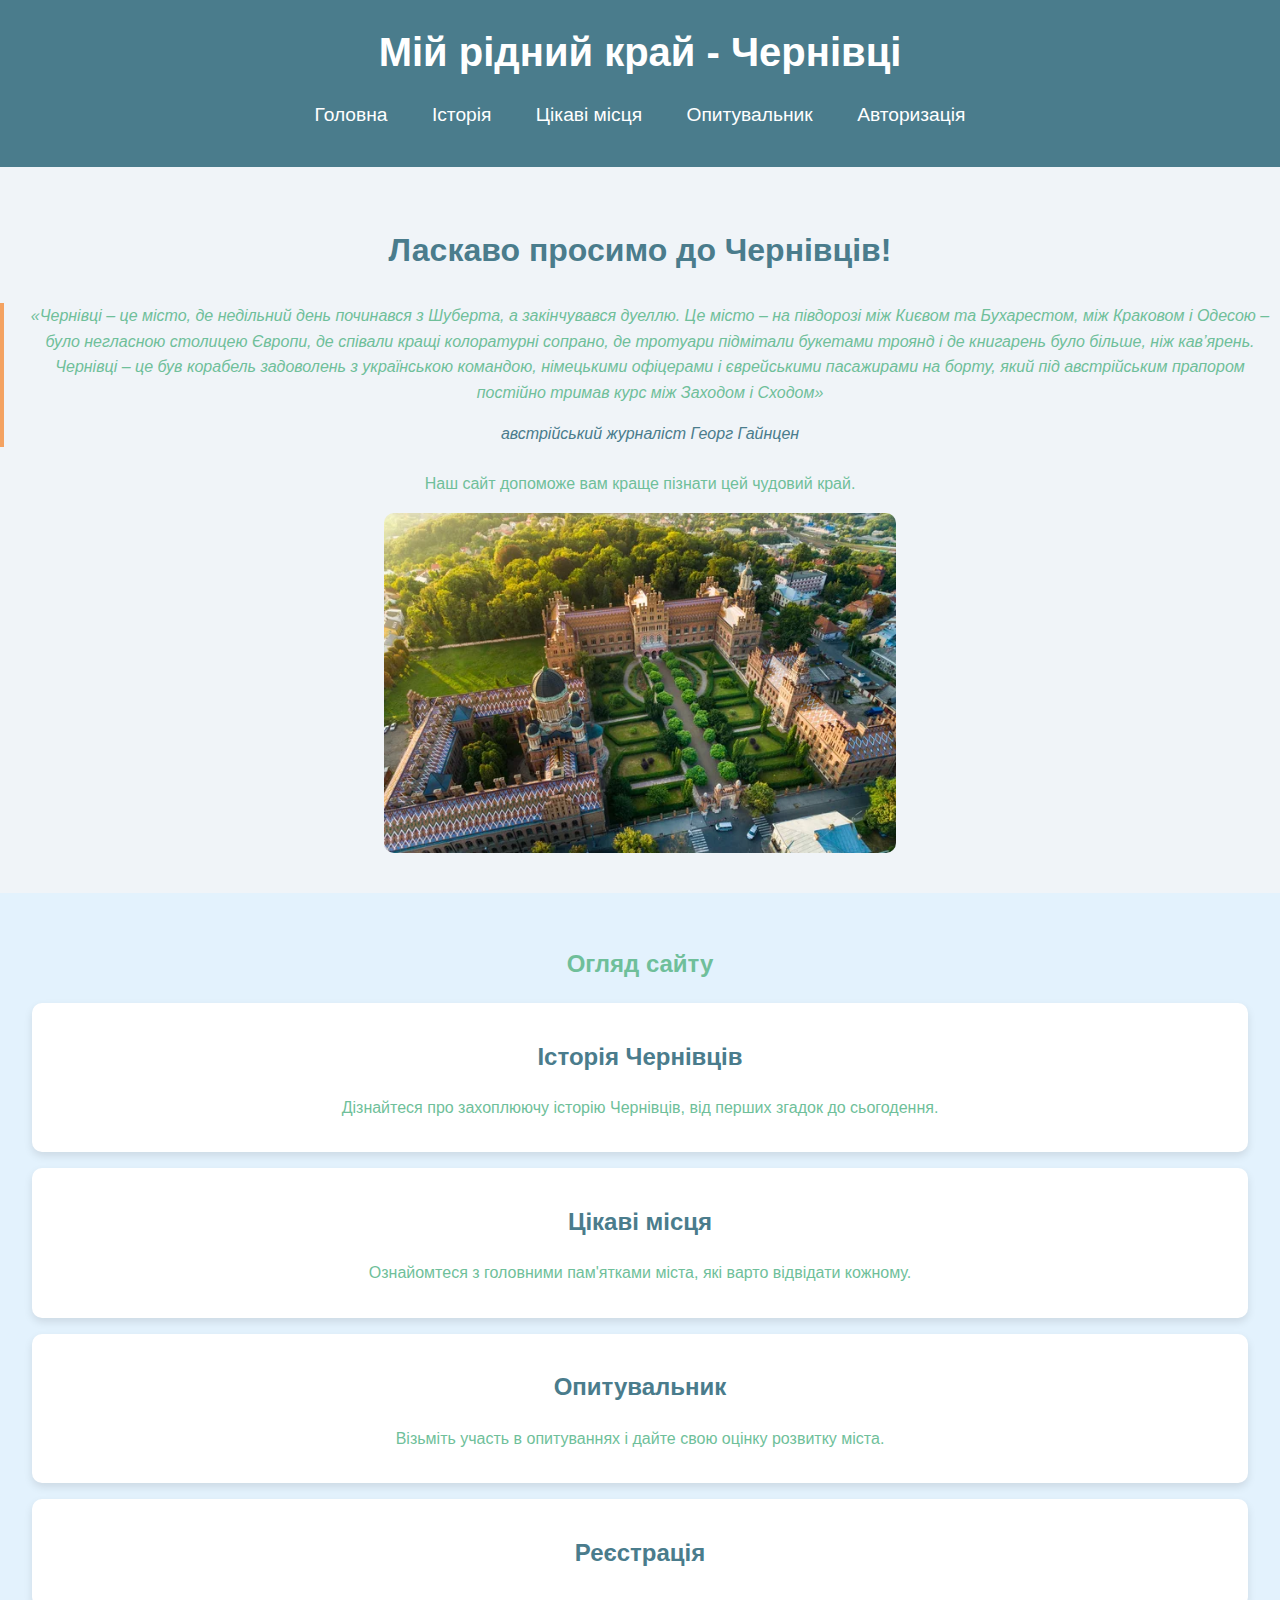
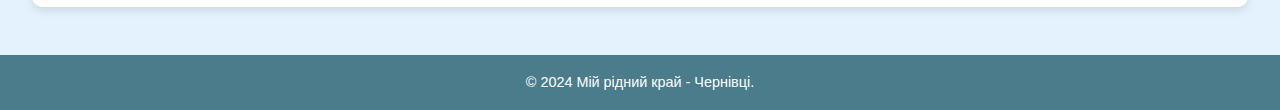
<file: Lab.2/index.html>
<!DOCTYPE html>
<html lang="uk">
<head>
     <link rel="stylesheet" type="text/css" href="styles/style.css">
    <meta charset="UTF-8">
    <meta name="viewport" content="width=device-width, initial-scale=1.0">
    <title>Мій рідний край - Чернівці</title>
    
</head>
<body>
    <header>
        <h1 align="center">Мій рідний край - Чернівці</h1>
		
        <nav>
            <ul>
                <li><a href="index.html">Головна</a></li>
                <li><a href="history.html">Історія</a></li>
                <li><a href="interesting.html">Цікаві місця</a></li>
                <li><a href="Опитувальник.html">Опитувальник</a></li>
                <li><a href="Авторизація.html">Авторизація</a></li>
            </ul>
        </nav>
    </header>

    <section id="welcome">
        <h2 align="center">Ласкаво просимо до Чернівців!</h2>
        <blockquote>
            <p>«Чернівці – це місто, де недільний день починався з Шуберта, а закінчувався дуеллю.
            Це місто – на півдорозі між Києвом та Бухарестом, між Краковом і Одесою – було негласною столицею Європи,
            де співали кращі колоратурні сопрано, де тротуари підмітали букетами троянд і де книгарень було більше, ніж кав’ярень.
            Чернівці – це був корабель задоволень з українською командою, німецькими офіцерами і єврейськими пасажирами на борту,
            який під австрійським прапором постійно тримав курс між Заходом і Сходом»</p>
            <cite>австрійський журналіст Георг Гайнцен</cite>
        </blockquote>
        <p>Наш сайт допоможе вам краще пізнати цей чудовий край.</p>
        <img src="images/depositphotos_298471402-stock-photo-aerial-sunset-view-of-yury.jpg" class = leftimg   alt="Чернівці">
    </section>

    <section id="overview">
        <h2>Огляд сайту</h2>
        <div class="card">
            <h3><a href="history.html">Історія Чернівців</a></h3>
            <p>Дізнайтеся про захоплюючу історію Чернівців, від перших згадок до сьогодення.</p>
        </div>
        <div class="card">
            <h3><a href="interesting.html">Цікаві місця</a></h3>
            <p>Ознайомтеся з головними пам'ятками міста, які варто відвідати кожному.</p>
        </div>
        <div class="card">
            <h3><a href="Опитувальник.html">Опитувальник</a></h3>
            <p>Візьміть участь в опитуваннях і дайте свою оцінку розвитку міста.</p>
        </div>
        <div class="card">
            <h3><a href="Реєстрація.html">Реєстрація</a></h3>
        </div>
    </section>

    <footer>
        <p>&copy; 2024 Мій рідний край - Чернівці.</p>
    </footer>
</body>
</html>
</file>
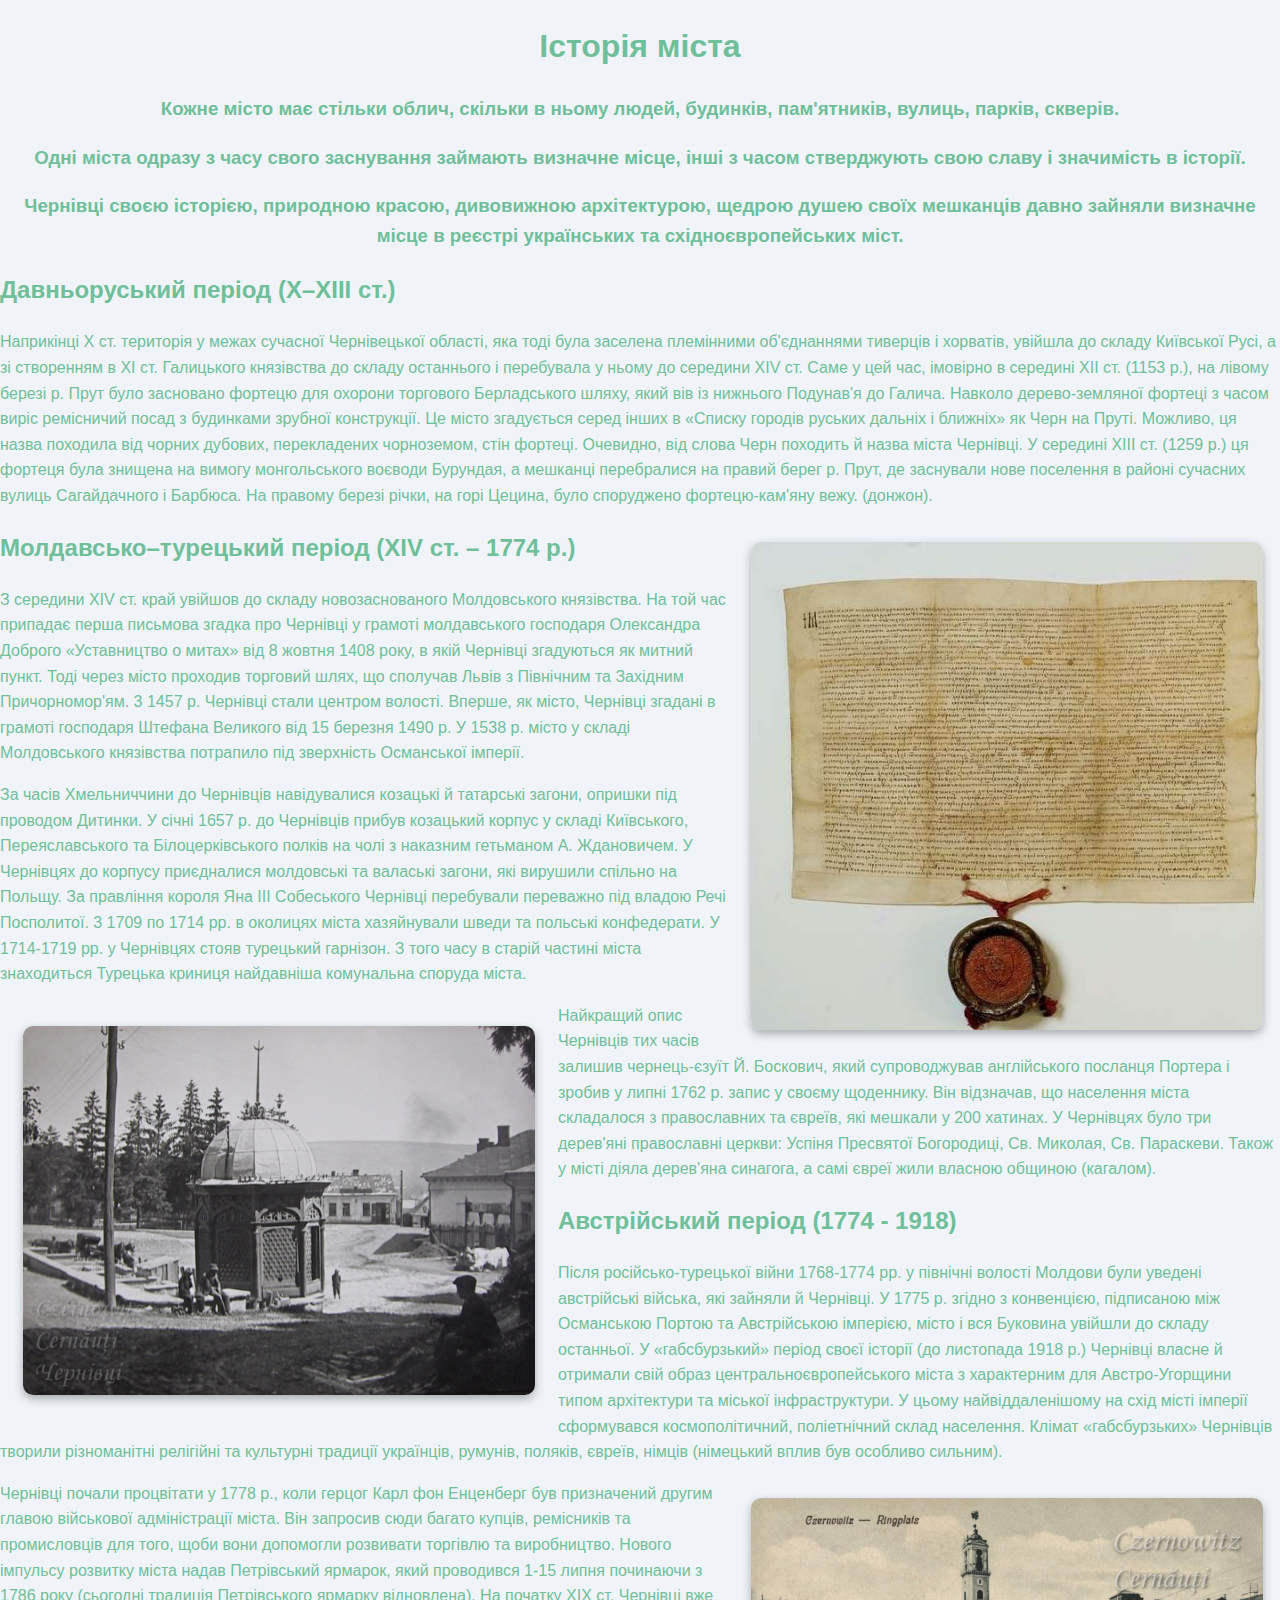
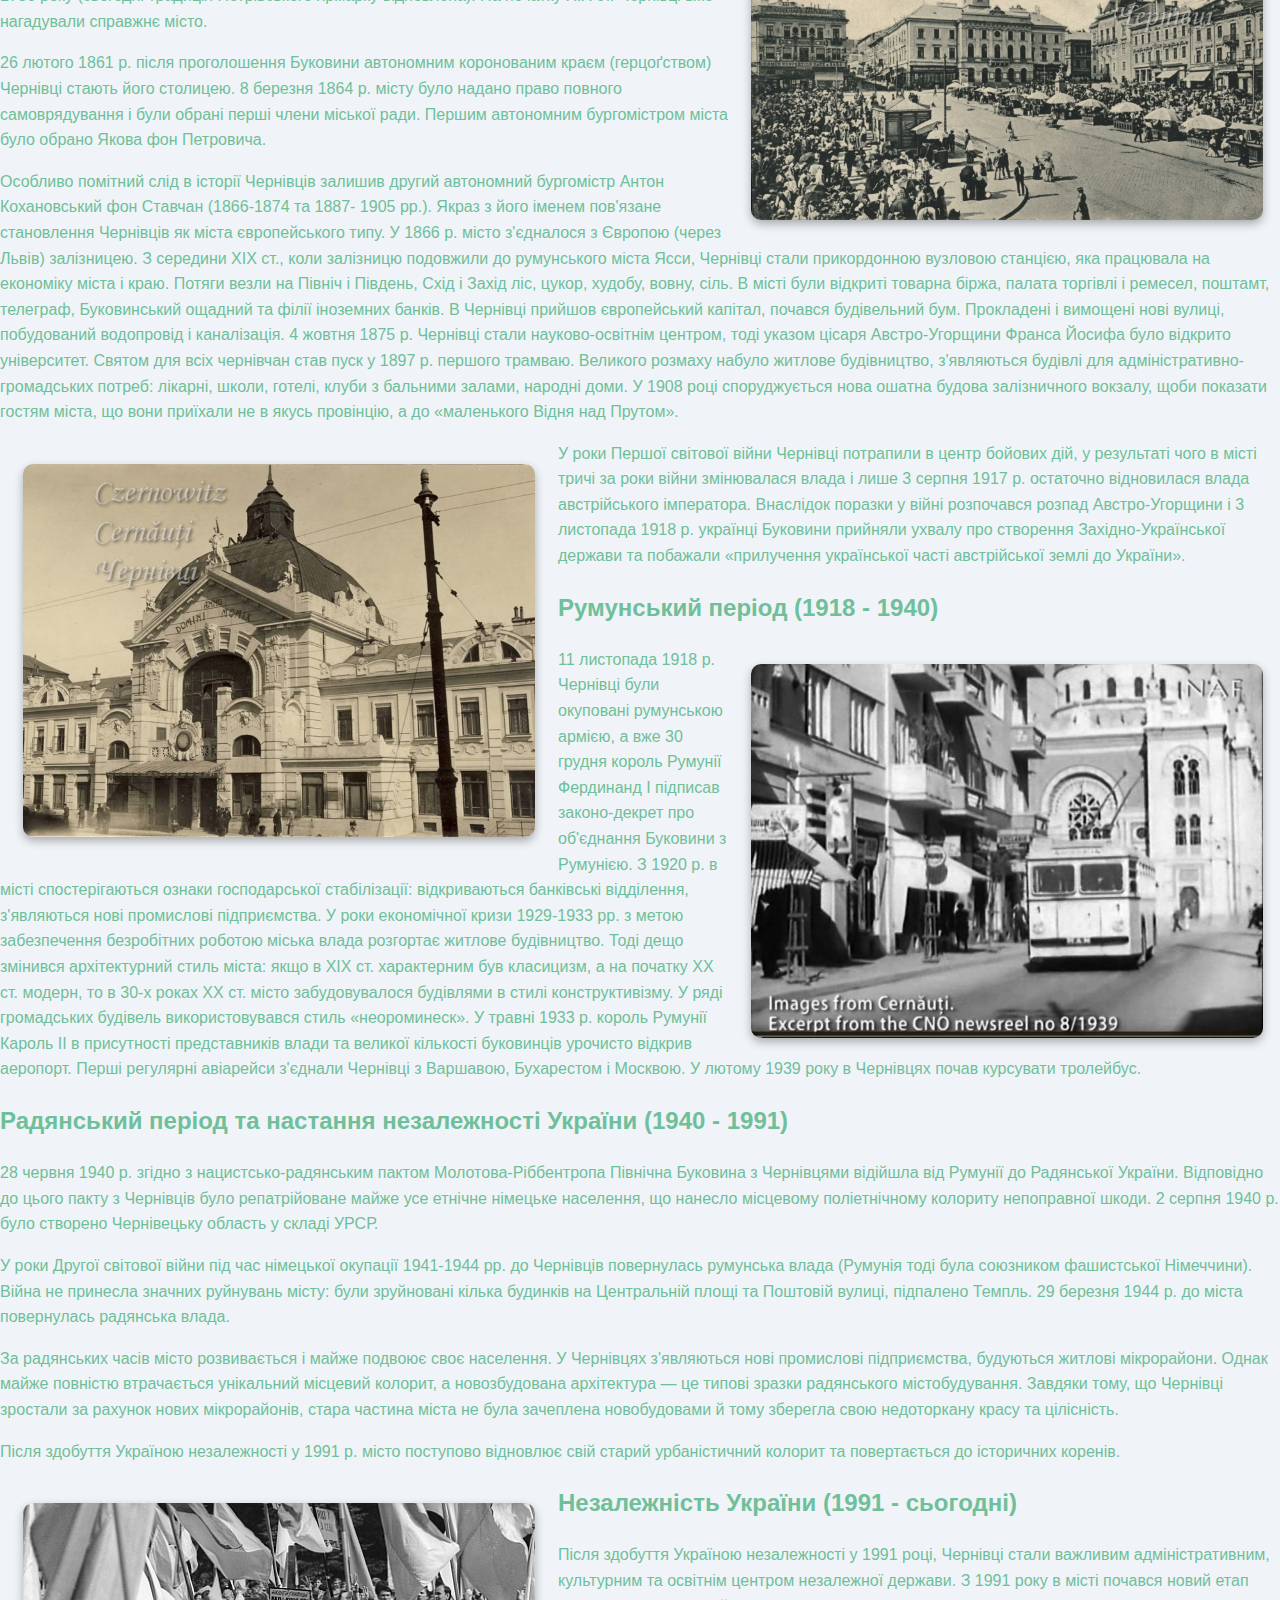
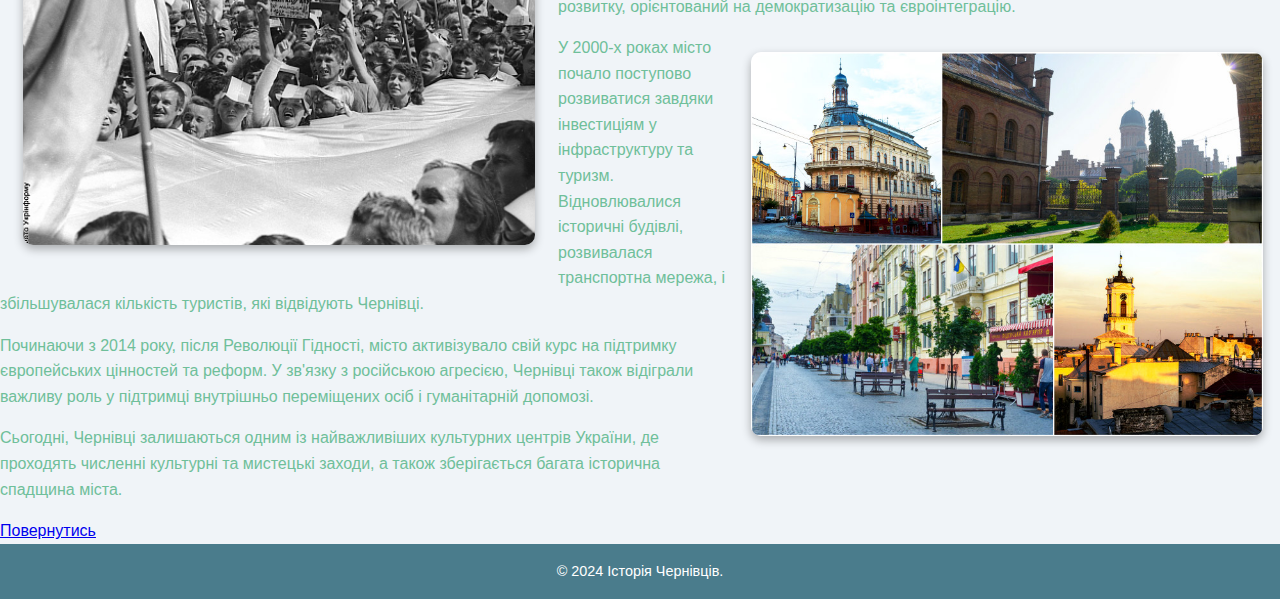
<file: Lab.2/history.html>
<!DOCTYPE html>
<html lang="uk">
<html>

<head> 
<link rel="stylesheet" type="text/css" href="styles/style.css">
    <meta charset="UTF-8">
    <meta name="viewport" content="width=device-width, initial-scale=1.0">
<title> Історія Чернівці!  </title> 
</head>
<body>

<h1 align = center> Історія міста </h1>

<main>

<style>
  /* Стилі для зображення зліва */
  .leftimg {
    float: left;
    margin: 23px;
    max-width: 45%; /* Обмежуємо максимальну ширину зображення */
    height: auto; /* Зберігаємо пропорції зображення */
    border-radius: 10px; /* Додаємо закруглені кути */
    box-shadow: 0px 4px 10px rgba(0, 0, 0, 0.3); /* Додаємо тінь для покращення вигляду */
    transition: transform 0.3s ease; /* Додаємо анімацію при наведенні */
  }

  /* Стилі для зображення справа */
  .rightimg {
    float: right;
    margin: 17px;
    max-width: 45%; /* Обмежуємо максимальну ширину зображення */
    height: auto; /* Зберігаємо пропорції зображення */
    border-radius: 10px; /* Додаємо закруглені кути */
    box-shadow: 0px 4px 10px rgba(0, 0, 0, 0.3); /* Тінь для покращення вигляду */
    transition: transform 0.3s ease; /* Анімація при наведенні */
  }

  /* Анімація при наведенні */
  .leftimg:hover, .rightimg:hover {
    transform: scale(1.05); /* Збільшує зображення при наведенні на 5% */
  }

  /* Адаптивність для малих екранів */
  @media (max-width: 768px) {
    .leftimg, .rightimg {
      float: none;
      display: block;
      margin: 20px auto; /* Центруємо зображення на малих екранах */
      max-width: 90%; /* Зменшуємо ширину на малих екранах */
    }
  }
</style> 

        <section>
	<h3 align = center> Кожне місто має стільки облич, скільки в ньому людей, будинків, пам'ятників, вулиць, парків, скверів.
		<p> Одні міста одразу з часу свого заснування займають визначне місце, інші з часом стверджують свою славу і значимість в історії.</p> 
		Чернівці своєю історією, природною красою, дивовижною архітектурою, щедрою душею своїх мешканців давно зайняли визначне місце в реєстрі українських та східноєвропейських міст.</h3>
	
            <h2> Давньоруський період (X–XIII ст.) </h2>
            <p>Наприкінці Х ст. територія у межах сучасної Чернівецької області, яка тоді була заселена племінними об'єднаннями тиверців і хорватів, увійшла до складу Київської Русі, а зі створенням в ХІ ст.
             Галицького князівства до складу останнього і перебувала у ньому до середини XIV ст. 
			 Саме у цей час, імовірно в середині XII ст. (1153 р.), на лівому березі р. Прут було засновано фортецю для охорони торгового Берладського шляху, який вів із нижнього Подунав'я до Галича. Навколо дерево-земляної фортеці з часом виріс ремісничий посад з будинками зрубної конструкції. 
			 Це місто згадується серед інших в «Списку городів руських дальніх і ближніх» як Черн на Пруті. Можливо, ця назва походила від чорних дубових, перекладених чорноземом, стін фортеці. Очевидно, від слова Черн походить й назва міста Чернівці.
             У середині XIII ст. (1259 р.) ця фортеця була знищена на вимогу монгольського воєводи Бурундая, а мешканці перебралися на правий берег р. Прут, де заснували нове поселення в районі сучасних вулиць Сагайдачного і Барбюса.
             На правому березі річки, на горі Цецина, було споруджено фортецю-кам'яну вежу. (донжон).</p>
			 <img src="images/cher3.w575.jpg"  class = rightimg   alt="Чернівці">
			 
			 <h2> Молдавсько–турецький період (XIV ст. – 1774 р.) </h2>
			  
			  
			 <p> З середини XIV ст. край увійшов до складу новозаснованого Молдовського князівства. 
                 На той час припадає перша письмова згадка про Чернівці у грамоті молдавського господаря Олександра Доброго «Уставництво о митах» від 8 жовтня 1408 року, в якій Чернівці згадуються як митний пункт. 
                 Тоді через місто проходив торговий шлях, що сполучав Львів з Північним та Західним Причорномор'ям. 3 1457 р. Чернівці стали центром волості. Вперше, як місто, Чернівці згадані в грамоті господаря Штефана Великого від 15 березня 1490 р. 
                 У 1538 р. місто у складі Молдовського князівства потрапило під зверхність Османської імперії.</p>
				
			 <p> За часів Хмельниччини до Чернівців навідувалися козацькі й татарські загони, опришки під проводом Дитинки. 
                 У січні 1657 р. до Чернівців прибув козацький корпус у складі Київського, Переяславського та Білоцерківського полків на чолі з наказним гетьманом А. Ждановичем. У Чернівцях до корпусу приєдналися молдовські та валаські загони, які вирушили спільно на Польщу. 
                 За правління короля Яна III Собеського Чернівці перебували переважно під владою Речі Посполитої. 
                 3 1709 по 1714 рр. в околицях міста хазяйнували шведи та польські конфедерати. У 1714-1719 рр. у Чернівцях стояв турецький гарнізон. 
                 З того часу в старій частині міста знаходиться Турецька криниця найдавніша комунальна споруда міста.</p>
				 
				 <img src="images/photo_2024-04-21_10-22-55.jpg" width = 30% class = leftimg height = 44% alt="Чернівці">
				 
			 <p> Найкращий опис Чернівців тих часів залишив чернець-єзуїт Й. Боскович, який супроводжував англійського посланця Портера і зробив у липні 1762 р. запис у своєму щоденнику. 
                 Він відзначав, що населення міста складалося з православних та євреїв, які мешкали у 200 хатинах. У Чернівцях було три дерев'яні православні церкви: 
                 Успіня Пресвятої Богородиці, Св. Миколая, Св. Параскеви. 
                 Також у місті діяла дерев'яна синагога, а самі євреї жили власною общиною (кагалом). </p>	 
				 
			
               <h2>Австрійський період (1774 - 1918)</h2>
               <p>Після російсько-турецької війни 1768-1774 pp. y північні волості Молдови були уведені австрійські війська, які зайняли й Чернівці. 
                  У 1775 р. згідно з конвенцією, підписаною між Османською Портою та Австрійською імперією, місто і вся Буковина увійшли до складу останньої.
                  У «габсбурзький» період своєї історії (до листопада 1918 р.) Чернівці власне й отримали свій образ центральноєвропейського міста з характерним для Австро-Угорщини типом архітектури та міської інфраструктури.
                  У цьому найвіддаленішому на схід місті імперії сформувався космополітичний, поліетнічний склад населення. 
                  Клімат «габсбурзьких» Чернівців творили різноманітні релігійні та культурні традиції українців, румунів, поляків, євреїв, німців (німецький вплив був особливо сильним). </p>
				  
			     <img src="images/1499269007_0004.jpg" width = 30% class = rightimg  height = 43% alt="Чернівці">
				 
               <p>Чернівці почали процвітати у 1778 р., коли герцог Карл фон Енценберг був призначений другим главою військової адміністрації міста. 
                  Він запросив сюди багато купців, ремісників та промисловців для того, щоби вони допомогли розвивати торгівлю та виробництво.
			      Нового імпульсу розвитку міста надав Петрівський ярмарок, який проводився 1-15 липня починаючи з 1786 року (сьогодні традиція Петрівського ярмарку відновлена). На початку ХІХ ст. Чернівці вже нагадували справжнє місто.</p>		  
			   
			   <p>26 лютого 1861 р. після проголошення Буковини автономним коронованим краєм (герцоґством) Чернівці стають його столицею. 
                  8 березня 1864 р. місту було надано право повного самоврядування і були обрані перші члени міської ради. 
                  Першим автономним бургомістром міста було обрано Якова фон Петровича. </p>
				
                <p>Особливо помітний слід в історії Чернівців залишив другий автономний бургомістр Антон Кохановський фон Ставчан (1866-1874 та 1887- 1905 рр.). 
                   Якраз з його іменем пов'язане становлення Чернівців як міста європейського типу. У 1866 р. місто з'єдналося з Європою (через Львів) залізницею.
                   З середини ХІХ ст., коли залізницю подовжили до румунського міста Ясси, Чернівці стали прикордонною вузловою станцією, яка працювала на економіку міста і краю. Потяги везли на Північ і Південь, Схід і Захід ліс, цукор, худобу, вовну, сіль. 
                   В місті були відкриті товарна біржа, палата торгівлі і ремесел, поштамт, телеграф, Буковинський ощадний та філії іноземних банків. 
                   В Чернівці прийшов європейський капітал, почався будівельний бум. Прокладені і вимощені нові вулиці, побудований водопровід і каналізація. 
                   4 жовтня 1875 р. Чернівці стали науково-освітнім центром, тоді указом цісаря Австро-Угорщини Франса Йосифа було відкрито університет. 
                   Святом для всіх чернівчан став пуск у 1897 р. першого трамваю. Великого розмаху набуло житлове будівництво, з'являються будівлі для адміністративно- громадських потреб: лікарні, школи, готелі, клуби з бальними залами, народні доми. 
                   У 1908 році споруджується нова ошатна будова залізничного вокзалу, щоби показати гостям міста, що вони приїхали не в якусь провінцію, а до «маленького Відня над Прутом».</p>			
				  
				  <img src="images/1497293061_0002.jpg" width = 30% class = leftimg height = 42% alt="Чернівці">
				  
                <p>У роки Першої світової війни Чернівці потрапили в центр бойових дій, у результаті чого в місті тричі за роки війни змінювалася влада і лише 3 серпня 1917 р. остаточно відновилася влада австрійського імператора. 
                   Внаслідок поразки у війні розпочався розпад Австро-Угорщини і 3 листопада 1918 р. українці Буковини прийняли ухвалу про створення Західно-Української держави та побажали «прилучення української часті австрійської землі до України».</p>				  
			   
			   
                <h2>Румунський період (1918 - 1940)</h2>
				<img src="images/1440083679_643310_11_w_1000.jpg" width = 30% class = rightimg height = 42% alt="Чернівці">
				
               <p> 11 листопада 1918 р. Чернівці були окуповані румунською армією, а вже 30 грудня король Румунії Фердинанд І підписав законо-декрет про об'єднання Буковини з Румунією. 
                   З 1920 р. в місті спостерігаються ознаки господарської стабілізації: відкриваються банківські відділення, з'являються нові промислові підприємства. У роки економічної кризи 1929-1933 рр. з метою забезпечення безробітних роботою міська влада розгортає житлове будівництво. 
                   Тоді дещо змінився архітектурний стиль міста: якщо в ХІХ ст. характерним був класицизм, а на початку ХХ ст. модерн, то в 30-х роках ХХ ст. місто забудовувалося будівлями в стилі конструктивізму. 
                   У ряді громадських будівель використовувався стиль «неороминеск». У травні 1933 р. король Румунії Кароль II в присутності представників влади та великої кількості буковинців урочисто відкрив аеропорт. 
                   Перші регулярні авіарейси з'єднали Чернівці з Варшавою, Бухарестом і Москвою. У лютому 1939 року в Чернівцях почав курсувати тролейбус.</p>
				   
				   
            <h2>Радянський період та настання незалежності України (1940 - 1991)</h2>
            <p> 28 червня 1940 р. згідно з нацистсько-радянським пактом Молотова-Ріббентропа Північна Буковина з Чернівцями відійшла від Румунії до Радянської України. 
			   Відповідно до цього пакту з Чернівців було репатрійоване майже усе етнічне німецьке населення, що нанесло місцевому поліетнічному колориту непоправної шкоди. 2 серпня 1940 р. було створено Чернівецьку область у складі УРСР.</p>
        
		    <p> У роки Другої світової війни під час німецької окупації 1941-1944 рр. до Чернівців повернулась румунська влада (Румунія тоді була союзником фашистської Німеччини). 
                Війна не принесла значних руйнувань місту: були зруйновані кілька будинків на Центральній площі та Поштовій вулиці, підпалено Темпль. 
                29 березня 1944 р. до міста повернулась радянська влада.</p>

		    <p>За радянських часів місто розвивається і майже подвоює своє населення. У Чернівцях з'являються нові промислові підприємства, будуються житлові мікрорайони. 
			   Однак майже повністю втрачається унікальний місцевий колорит, а новозбудована архітектура — це типові зразки радянського містобудування. 
			   Завдяки тому, що Чернівці зростали за рахунок нових мікрорайонів, стара частина міста не була зачеплена новобудовами й тому зберегла свою недоторкану красу та цілісність.</p>
            <p>Після здобуття Україною незалежності у 1991 р. місто поступово відновлює свій старий урбаністичний колорит та повертається до історичних коренів.</p>

			 <img src="images/wv_Picture_file_path_6513.jpg" width = 26% class = leftimg height = 39% alt="Чернівці">
			 
			 
		     <h2>Незалежність України (1991 - сьогодні)</h2>
            <p>Після здобуття Україною незалежності у 1991 році, Чернівці стали важливим адміністративним, культурним та освітнім центром незалежної держави. З 1991 року в місті почався новий етап розвитку, орієнтований на демократизацію та євроінтеграцію.</p>
            <img src="images/247139_23093571_6f2_00_chernovtsov.jpg" width = 30% class = rightimg height = 41% alt="Чернівці">
			<p>У 2000-х роках місто почало поступово розвиватися завдяки інвестиціям у інфраструктуру та туризм. Відновлювалися історичні будівлі, розвивалася транспортна мережа, і збільшувалася кількість туристів, які відвідують Чернівці.</p>

            <p>Починаючи з 2014 року, після Революції Гідності, місто активізувало свій курс на підтримку європейських цінностей та реформ. У зв'язку з російською агресією, Чернівці також відіграли важливу роль у підтримці внутрішньо переміщених осіб і гуманітарній допомозі.</p>
              
            <p>Сьогодні, Чернівці залишаються одним із найважливіших культурних центрів України, де проходять численні культурні та мистецькі заходи, а також зберігається багата історична спадщина міста.</p>
             	
				
            
</div>
					
	  </section>
		
<a href = "index.html"> Повернутись  </a>
       
    </main>

    <footer>
        <p>&copy; 2024 Історія Чернівців.</p>
    </footer>
</body>
</html>
</file>
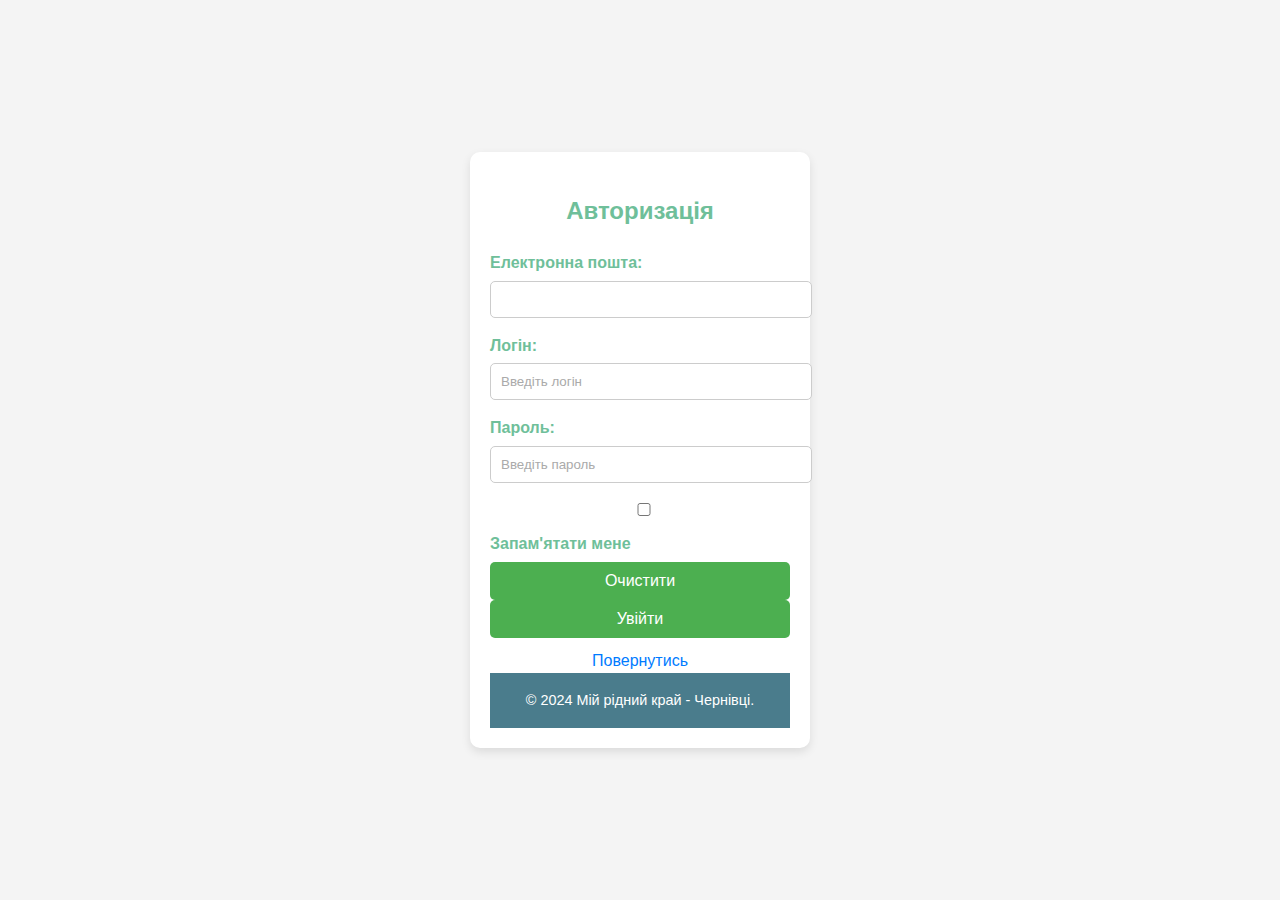
<file: Lab.2/Авторизація.html>
<!DOCTYPE html>
<html lang="uk">
<head>
 <link rel="stylesheet" type="text/css" href="styles/style.css">
    <meta charset="UTF-8">
    <meta name="viewport" content="width=device-width, initial-scale=1.0">
    <title>Форма авторизації</title>
    <style>
        body {
            font-family: Arial, sans-serif;
            background-color: #f4f4f4;
            display: flex;
            justify-content: center;
            align-items: center;
            height: 100vh;
            margin: 0;
        }

        .login-container {
            background-color: white;
            padding: 20px;
            border-radius: 10px;
            box-shadow: 0px 4px 10px rgba(0, 0, 0, 0.1);
            width: 300px;
        }

        .login-container h2 {
            text-align: center;
            margin-bottom: 20px;
        }

        .login-container label {
            display: block;
            margin-bottom: 5px;
            font-weight: bold;
        }

        .login-container input {
            width: 100%;
            padding: 10px;
            margin-bottom: 15px;
            border: 1px solid #ccc;
            border-radius: 5px;
        }

        .login-container button {
            width: 100%;
            padding: 10px;
            background-color: #4CAF50;
            border: none;
            color: white;
            border-radius: 5px;
            cursor: pointer;
            font-size: 16px;
        }

        .login-container button:hover {
            background-color: #45a049;
        }

        .login-container .error {
            color: red;
            text-align: center;
            margin-bottom: 10px;
        }

        /* Стиль посилання для реєстрації */
        .login-container a {
            display: block;
            text-align: center;
            margin-top: 10px;
            color: #007bff;
            text-decoration: none;
        }

        .login-container a:hover {
            text-decoration: underline;
        }
    </style>
</head>
<body>

    <div class="login-container">
        <h2>Авторизація</h2>

        <!-- Форма авторизації -->
        <form action="login.php" method="POST">
		<label for="email">Електронна пошта:</label>
        <input type="email" id="email" name="email" required>
            <label for="username">Логін:</label>
            <input type="text" id="username" name="username" placeholder="Введіть логін" required>

            <label for="password">Пароль:</label>
            <input type="password" id="password" name="password" placeholder="Введіть пароль" required>

            <!-- Додаткове поле: запам'ятати мене -->
            <label>
                <input type="checkbox" name="remember"> Запам'ятати мене
            </label>
			
           <button type="reset">Очистити</button>
            <!-- Відправка форми -->
            <button type="submit">Увійти</button>
        </form>

        <!-- Повідомлення про помилку -->
        <div class="error" id="errorMessage"></div>
	
    
	
<a href = "index.html"> Повернутись </a>
       
    </main>

    <footer>
        <p>&copy; 2024 Мій рідний край - Чернівці.</p>
    </footer> 
	
	</div>

</body>
</html>
</file>
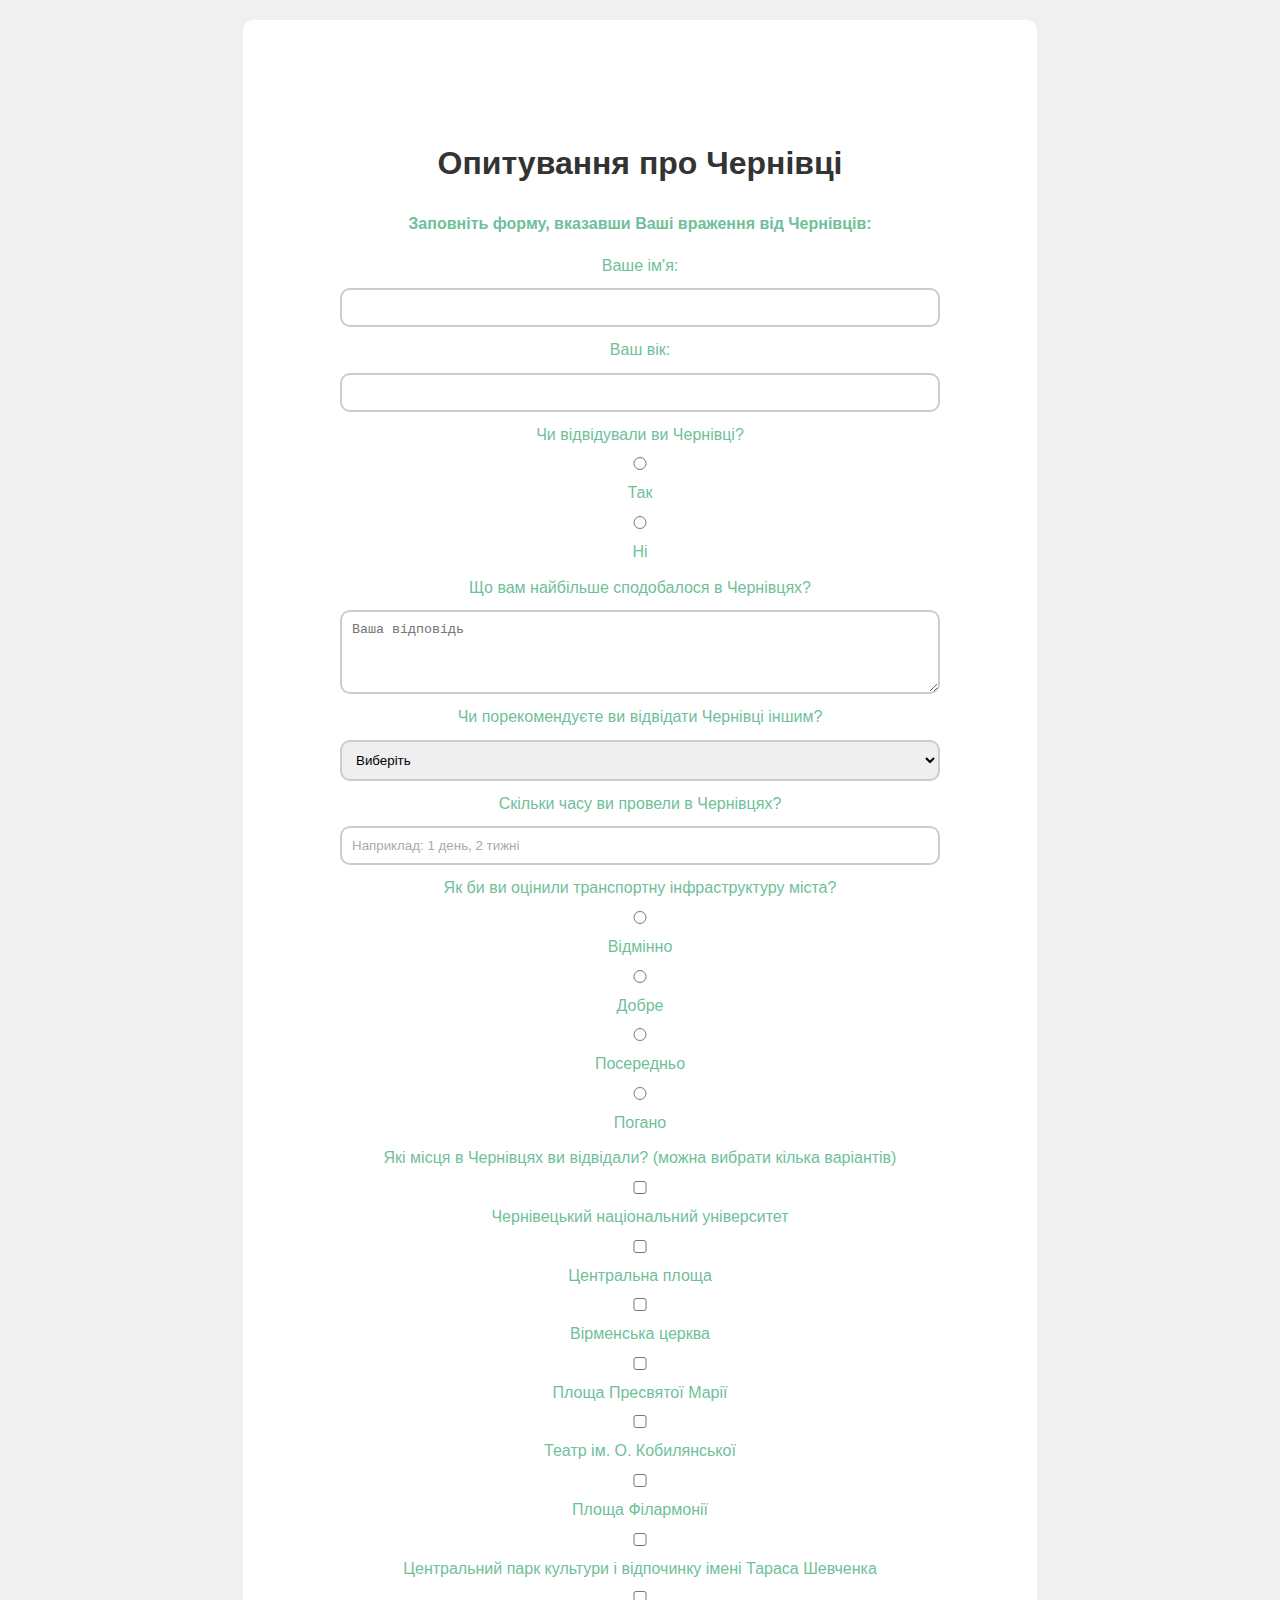
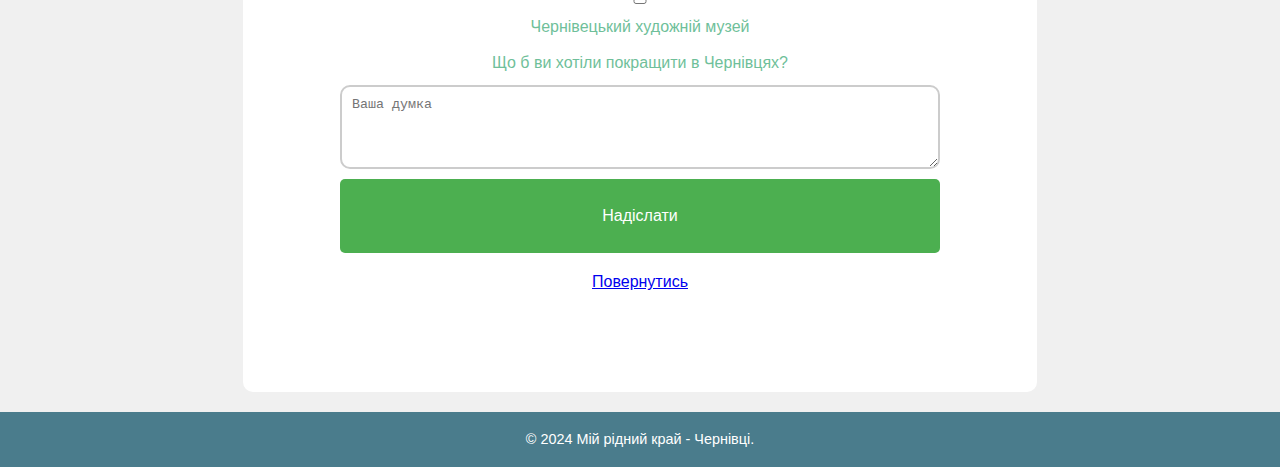
<file: Lab.2/Опитувальник.html>
<head>
   <link rel="stylesheet" type="text/css" href="styles/style.css">
    <meta charset="UTF-8">
    <meta name="viewport" content="width=device-width, initial-scale=1.0">
    <title>Опитування про Чернівці</title>
    
</head>
<body>
 
 <main>
 
<style>
        body {
            text-align: center;
            font-family: Arial, sans-serif;
            background-color: #f0f0f0;
        }
        .survey-container {
            background-color: white;
            padding: 97px;
            border-radius: 10px;
            margin: 20px auto;
            width: 95%;
            max-width: 600px;
        }
        h1 {
            color: #333;
        }
        label, input, select, textarea, button {
            display: block;
            width: 100%;
            margin: 10px 0;
        }
        input, select, textarea {
            padding: 10px;
            border: 2px solid #ccc;
            border-radius: 10px;
        }
        button {
            padding: 28px;
            background-color: #4CAF50;
            color: white;
            border: none;
            cursor: pointer;
        }
        button:hover {
            background-color: #45a049;
        }
	</style>
</head>
<body>
    <div class="survey-container">
        <h1>Опитування про Чернівці</h1>
        <p><strong>Заповніть форму, вказавши Ваші враження від Чернівців:</strong></p>
        <form action="/process-form" method="post">
            <label for="name">Ваше ім'я:</label>
            <input type="text" id="name" name="name" required>
            <label for="age">Ваш вік:</label>
            <input type="number" id="age" name="age" required>
			
            <label>Чи відвідували ви Чернівці?</label>
            <label><input type="radio" name="visit" value="yes" required> Так</label>
            <label><input type="radio" name="visit" value="no"> Ні</label>
			
            <label for="favorite">Що вам найбільше сподобалося в Чернівцях?</label>
            <textarea id="favorite" name="favorite" rows="4" placeholder="Ваша відповідь"></textarea>
			
            <label for="recommend">Чи порекомендуєте ви відвідати Чернівці іншим?</label>
            <select id="recommend" name="recommend" required>
                <option value="">Виберіть</option>
                <option value="yes">Так</option>
                <option value="no">Ні</option>
            </select>
            <label for="stay-duration">Скільки часу ви провели в Чернівцях?</label>
            <input type="text" id="stay-duration" name="stay-duration" placeholder="Наприклад: 1 день, 2 тижні">
			
            <label>Як би ви оцінили транспортну інфраструктуру міста?</label>
            <label><input type="radio" name="transport" value="excellent" required> Відмінно</label>
            <label><input type="radio" name="transport" value="good"> Добре</label>
            <label><input type="radio" name="transport" value="average"> Посередньо</label>
            <label><input type="radio" name="transport" value="poor"> Погано</label>
			
            <label>Які місця в Чернівцях ви відвідали? (можна вибрати кілька варіантів)</label>
            <label><input type="checkbox" name="places" value="university"> Чернівецький національний університет</label>
            <label><input type="checkbox" name="places" value="square"> Центральна площа</label>
            <label><input type="checkbox" name="places" value="museum"> Вірменська церква</label>
            <label><input type="checkbox" name="places" value="park"> Площа Пресвятої Марії</label>
            <label><input type="checkbox" name="places" value="theater"> Театр ім. О. Кобилянської</label>
			<label><input type="checkbox" name="places" value="theater"> Площа Філармонії</label>
			<label><input type="checkbox" name="places" value="theater"> Центральний парк культури і відпочинку імені Тараса Шевченка</label>
			<label><input type="checkbox" name="places" value="theater"> Чернівецький художній музей</label>
			
            <label for="improvement">Що б ви хотіли покращити в Чернівцях?</label>
            <textarea id="improvement" name="improvement" rows="4" placeholder="Ваша думка"></textarea>
			
			 <button type="submit">Надіслати</button>
    </form>
	
 </section>
		
<a href = "index.html"> Повернутись </a>
       
    </main>

    <footer>
        <p>&copy; 2024 Мій рідний край - Чернівці.</p>
    </footer> 
</div>

</body>
</html>
</file>
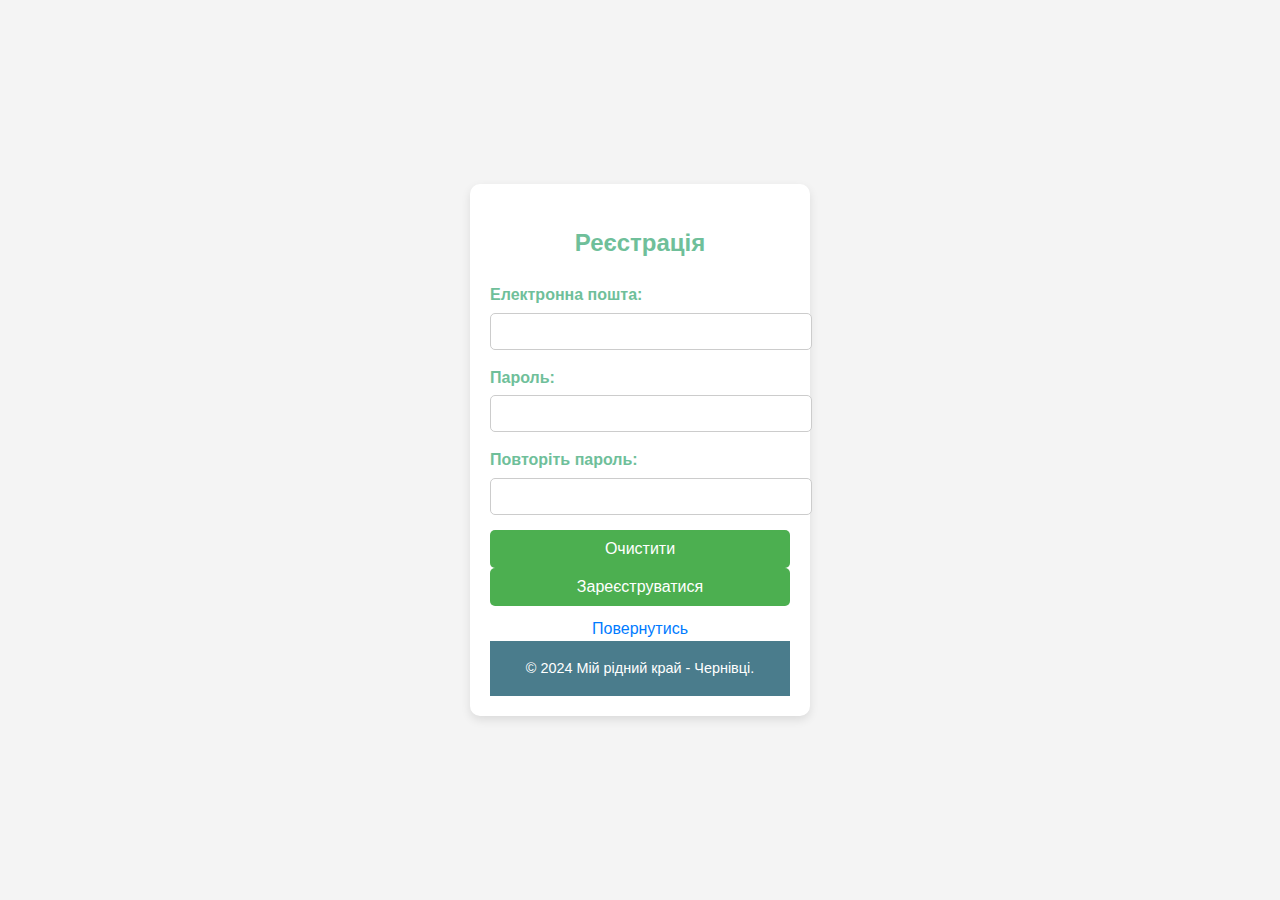
<file: Lab.2/Реєстрація.html>
<!DOCTYPE html>
<html lang="uk">
<head>
  <link rel="stylesheet" type="text/css" href="styles/style.css">
    <meta charset="UTF-8">
    <meta name="viewport" content="width=device-width, initial-scale=1.0">
    <title>Форма реєстрації</title>
    <style>
        body {
            font-family: Arial, sans-serif;
            background-color: #f4f4f4;
            display: flex;
            justify-content: center;
            align-items: center;
            height: 100vh;
            margin: 0;
        }

        .login-container {
            background-color: white;
            padding: 20px;
            border-radius: 10px;
            box-shadow: 0px 4px 10px rgba(0, 0, 0, 0.1);
            width: 300px;
        }

        .login-container h2 {
            text-align: center;
            margin-bottom: 20px;
        }

        .login-container label {
            display: block;
            margin-bottom: 5px;
            font-weight: bold;
        }

        .login-container input {
            width: 100%;
            padding: 10px;
            margin-bottom: 15px;
            border: 1px solid #ccc;
            border-radius: 5px;
        }

        .login-container button {
            width: 100%;
            padding: 10px;
            background-color: #4CAF50;
            border: none;
            color: white;
            border-radius: 5px;
            cursor: pointer;
            font-size: 16px;
        }

        .login-container button:hover {
            background-color: #45a049;
        }

        .login-container .error {
            color: red;
            text-align: center;
            margin-bottom: 10px;
        }

        /* Стиль посилання для реєстрації */
        .login-container a {
            display: block;
            text-align: center;
            margin-top: 10px;
            color: #007bff;
            text-decoration: none;
        }

        .login-container a:hover {
            text-decoration: underline;
        }
    </style>
</head>
<body>


 <!-- Форма реєстрації -->
    <div class="login-container">
        <h2>Реєстрація</h2>
   
    <form action="/register" method="post">
        <label for="regEmail">Електронна пошта:</label>
        <input type="email" id="regEmail" name="regEmail" required>
        <br>
        <label for="regPassword">Пароль:</label>
        <input type="password" id="regPassword" name="regPassword" minlength="8" required>
        <br>
        <label for="confirmPassword">Повторіть пароль:</label>
        <input type="password" id="confirmPassword" name="confirmPassword" minlength="8" required>
        <br>
        <button type="reset">Очистити</button>
        <button type="submit">Зареєструватися</button>
    </form>
    
	
<a href = "index.html"> Повернутись </a>
       
    </main>

    <footer>
        <p>&copy; 2024 Мій рідний край - Чернівці.</p>
    </footer> 
	
	</div>

</body>
</html>
</file>
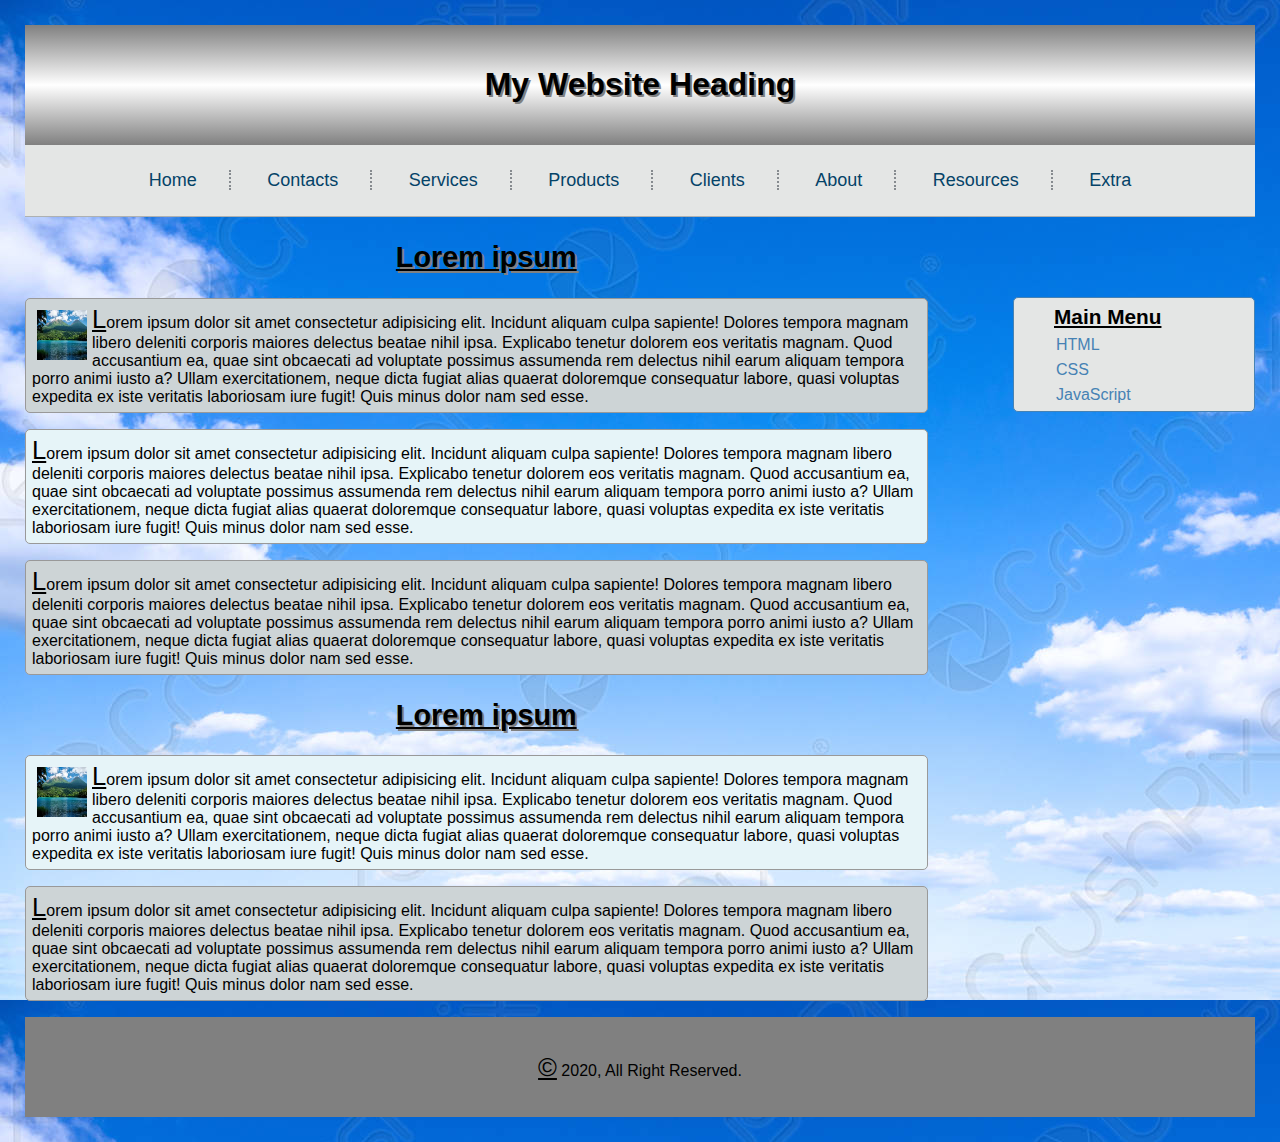
<file: Training/index1.html>
<!DOCTYPE html>
<html lang="en">

<head>
  <meta charset="UTF-8">
  <meta name="viewport" content="width=device-width, initial-scale=1.0">
  <meta http-equiv="X-UA-Compatible" content="ie=edge">
  <title>My first website</title>
  <link rel="stylesheet" type="text/css" href="style.css">
</head>

<body>
  <header>
    <h1>My Website Heading</h1>
  </header>
 
 <!-- тут слід вставити горизонтальну панель навігації -->
  <nav>
    <a href="#">Home</a>
    <a href="#">Contacts</a>
    <a href="#">Services</a>
    <a href="#">Products</a>
    <a href="#">Clients</a>
    <a href="#">About</a>
    <a href="#">Resources</a>
    <a href="#">Extra</a>
  </nav>

  
  <aside>
    <ul class="side-menu">
      <li id="menu-header">Main Menu</li>
      <li><a href="#">HTML</a></li>
      <li><a href="#">CSS</a></li>
      <li><a href="#">JavaScript</a></li>
    </ul>
  </aside>
  <main class="main-content">
    <h2>Lorem ipsum</h2>
   
    <p id-data ="1"> <img src="images6.jpg" alt="img">Lorem ipsum dolor sit amet consectetur adipisicing elit. Incidunt aliquam culpa sapiente! Dolores tempora
      magnam libero deleniti corporis maiores delectus beatae nihil ipsa. Explicabo tenetur dolorem eos veritatis
      magnam. Quod accusantium ea, quae sint obcaecati ad voluptate possimus assumenda rem delectus nihil earum
      aliquam tempora porro animi iusto a? Ullam exercitationem, neque dicta fugiat alias quaerat doloremque
      consequatur labore, quasi voluptas expedita ex iste veritatis laboriosam iure fugit! Quis minus dolor nam sed
      esse.</p>
    
      <p id-data ="2">Lorem ipsum dolor sit amet consectetur adipisicing elit. Incidunt aliquam culpa sapiente! Dolores tempora
      magnam libero deleniti corporis maiores delectus beatae nihil ipsa. Explicabo tenetur dolorem eos veritatis
      magnam. Quod accusantium ea, quae sint obcaecati ad voluptate possimus assumenda rem delectus nihil earum
      aliquam tempora porro animi iusto a? Ullam exercitationem, neque dicta fugiat alias quaerat doloremque
      consequatur labore, quasi voluptas expedita ex iste veritatis laboriosam iure fugit! Quis minus dolor nam sed
      esse.</p>
    
      <p id-data ="1">Lorem ipsum dolor sit amet consectetur adipisicing elit. Incidunt aliquam culpa sapiente! Dolores tempora
      magnam libero deleniti corporis maiores delectus beatae nihil ipsa. Explicabo tenetur dolorem eos veritatis
      magnam. Quod accusantium ea, quae sint obcaecati ad voluptate possimus assumenda rem delectus nihil earum
      aliquam tempora porro animi iusto a? Ullam exercitationem, neque dicta fugiat alias quaerat doloremque
      consequatur labore, quasi voluptas expedita ex iste veritatis laboriosam iure fugit! Quis minus dolor nam sed
      esse.</p>
    
      <h2>Lorem ipsum</h2>
    
      <p id-data ="2"> <img src="images6.jpg" alt="img">Lorem ipsum dolor sit amet consectetur adipisicing elit. Incidunt aliquam culpa sapiente! Dolores tempora
      magnam libero deleniti corporis maiores delectus beatae nihil ipsa. Explicabo tenetur dolorem eos veritatis
      magnam. Quod accusantium ea, quae sint obcaecati ad voluptate possimus assumenda rem delectus nihil earum
      aliquam tempora porro animi iusto a? Ullam exercitationem, neque dicta fugiat alias quaerat doloremque
      consequatur labore, quasi voluptas expedita ex iste veritatis laboriosam iure fugit! Quis minus dolor nam sed esse. </p>
             
    
      <p id-data ="1">Lorem ipsum dolor sit amet consectetur adipisicing elit. Incidunt aliquam culpa sapiente! Dolores tempora
      magnam libero deleniti corporis maiores delectus beatae nihil ipsa. Explicabo tenetur dolorem eos veritatis
      magnam. Quod accusantium ea, quae sint obcaecati ad voluptate possimus assumenda rem delectus nihil earum
      aliquam tempora porro animi iusto a? Ullam exercitationem, neque dicta fugiat alias quaerat doloremque
      consequatur labore, quasi voluptas expedita ex iste veritatis laboriosam iure fugit! Quis minus dolor nam sed
      esse.</p>
  </main>
  <div></div>
  <footer>
    <p> &copy 2020, All Right Reserved. </p>
  </footer>
</body>

</html>
</file>
<file: Lab.2/styles/style.css>
/* styles.css */
:root {
    --font-family: 'Verdana', sans-serif;
    --heading-color: #4a7c8c;   /* М'який темно-блакитний */
    --text-color: #6fbf9a;      /* Світлий зелений */
    --link-color: #f4a261;      /* Пастельний помаранчевий */
    --link-hover-color: #e76f51; /* Трохи темніший помаранчевий */
    --background-color: #f0f4f8; /* Дуже світлий блакитний */
    --card-bg-color: #e3f2fd;   /* Світло-блакитний */
    --border-color: #d1d5db;     /* Легкий сірий */
}

body {
    font-family: var(--font-family);
    background-color: var(--background-color);
    margin: 0;
    padding: 0;
    color: var(--text-color);
    line-height: 1.6;
}

header {
    background-color: var(--heading-color);
    color: white;
    padding: 20px 0;
    text-align: center;
}

header h1 {
    font-size: 2.5rem;
    margin: 0;
}

nav ul {
    list-style-type: none;
    padding: 0;
    text-align: center;
}

nav ul li {
    display: inline-block;
    margin: 0 20px;
}

nav ul li a {
    color: white;
    text-decoration: none;
    font-size: 1.2rem;
    transition: color 0.3s ease;
}

nav ul li a:hover {
    color: var(--link-hover-color);
}

section#welcome {
    padding: 2rem 0;
    text-align: center;
    background-color: var(--background-color);
}

section#welcome h2 {
    font-size: 2rem;
    color: var(--heading-color);
}

blockquote {
    font-style: italic;
    color: var(--text-color);
    border-left: 4px solid var(--link-color);
    padding-left: 1rem;
    margin: 1.5rem 0;
}

blockquote cite {
    display: block;
    margin-top: 0.5rem;
    color: var(--heading-color);
    font-size: 1rem;
}

img {
    width: 85%;
    max-width: 80%;
    border-radius: 10px;
    transition: transform 0.3s, filter 0.3s;
}

img:hover {
    transform: scale(1.05);
    filter: brightness(110%);
}

section#overview {
    padding: 2rem;
    background-color: var(--card-bg-color);
    text-align: center;
}

.card {
    background-color: white;
    border-radius: 10px;
    box-shadow: 0 4px 8px rgba(0, 0, 0, 0.1);
    padding: 1rem;
    margin: 1rem 0;
    transition: transform 0.3s;
}

.card:hover {
    transform: translateY(-5px);
}

.card h3 a {
    color: var(--heading-color);
    text-decoration: none;
    font-size: 1.5rem;
    transition: color 0.3s ease;
}

.card h3 a:hover {
    color: var(--link-color);
}

footer {
    background-color: var(--heading-color);
    color: white;
    padding: 1rem 0;
    text-align: center;
}

footer p {
    margin: 0;
    font-size: 0.9rem;
}

/* Стилі для форми */
form {
    
}padding: 1rem;
    background-color: var(--card-bg-color);
    border-radius: 10px;
    margin: 1rem 0;

input, select, textarea {
    width: 100%;
    padding: 0.8rem;
    margin: 0.5rem 0;
    border: 2px solid var(--border-color);
    border-radius: 5px;
    font-size: 1rem;
}

input:focus, select:focus, textarea:focus {
    border-color: var(--link-color);
    outline: none;
    box-shadow: 0 0 5px rgba(230, 57, 70, 0.5);
}

input::placeholder {
    color: #aaa;
}

button {
    padding: 0.8rem 1.5rem;
    background-color: var(--link-color);
    border: none;
    border-radius: 5px;
    color: white;
    font-size: 1rem;
    cursor: pointer;
    transition: background-color 0.3s ease;
}

button:hover {
    background-color: var(--link-hover-color);
}
/* Збільшення зображень при наведенні */
img:hover {
    transform: scale(1.01);
}

/* Фіксований розмір зображень */
img {
    width: 40%; /* або інший вказаний розмір */
}
</file>
<file: Training/style.css>
/* Частина 1 */

    /* використайте селектор елемента body */
    body {
      margin: 25px;
      padding: 0;
      background: rgb(226, 223, 223, 0.5);
      background: url(sky.jpg);
    }

    /* використайте універсальний селектор */
    * {
      font-family: Arial, Helvetica, sans-serif;
    }

    /* використайте селектор елемента header */
    header {
      padding: 20px;
      /* background-color: rgb(192, 201, 255); */
      /* abo */
      background: linear-gradient( grey,white,  grey);
    }

    /* використайте селектор  елемента для напису-слогана у заголовку сайта */
    h1 {
      font-size: 2rem;
      text-align: center;
      text-shadow: grey 2px 2px;
    }

    /* використайте селектор елемента main */
    main {
      float : left;
      max-width: 75%;
    }

    /* використайте селектор потомка для  класу side-menu всередині елемента aside */
    .side-menu {
      float: right;
      max-width: 25%x;
      min-width: 200px;
      max-height: 200px;
      background-color: #e4e6e5;
      border: 1px solid steelblue;
      border-radius: 5px;
      margin: 80px 0 0 20px;
    }

    /* використайте селектор  li всередині  класу side-menu */
    li{
      margin: 7px 0;
      list-style: none;
    }

    /* використайте селектор ідентифікатора для першого li (заголовок меню) */
   
    #menu-header  {
      font-weight: bold;
      font-size: 1.3rem;
      text-decoration: underline;
      color: black;
    }

    /* використайте селектор потомка для тегов li всередині .side-menu  */
    /* та селектор дочірніх елементов для тегів <a> всередині li  */
    li a {
      text-decoration: none;
      color: steelblue;
      padding: 2px;
    }

    /* використайте селектор для всіх посилань <a> з псевдо-класом, за яким проводят курсором мишки */
    a:hover {
      color: turquoise;
      font-weight: bold;
    }

    /* використайте заголовки h2 з класом main-content */
    .main-content > h2 {
      font-size: 1.8rem;
      text-decoration: underline;
      text-align: center;
      text-shadow: grey 2px 2px;
    }

    /* використайте тег p з класом main-content */
    .main-content > p{
      border: 1px solid #999;
      border-radius: 5px;
      padding: 6px;
      margin-right: 20px;
      color: #000;
    }

     /* використайте  значення атрибуту id-data ="1" з тегом p  та з класом main-content */

     .main-content > p[id-data="1"]  {
     background-color: #cdd4d6;
    }
     /* використайте  значення атрибуту id-data ="2" з тегом p  та з класом main-content */

     .main-content > p[id-data="2"] {
    background-color: #e6f4f8;
    }

    /* виберіть першу лінію через псевдо-елемент усіх параграфів p, як дочірні до блока з класом main-content */
    .main-context > p {
      color: darkblue
    }

    /* виберіть першу букву через псевдо-елемент усіх параграфів p, як дочірні до блока з класом  main-content */
    p::first-letter {
      text-decoration: underline;
      font-size: 1.6rem;
    }

    /* використайте  p з дочірнім  img */
    p > img {
      float: left;
      width: 50px;
      height: 50px;
      margin: 5px;
      transition: all 3s;
     
    }
    /* використайте  p з дочірнім  img, при наведенні курсора на зображення воно має збільшитись*/

    p > img:hover {
      transform: scale(2);
      /* або спробуйте  нижчий варіант. Порівняйте їх*/
      /* width: 75px;
      height: 75px; */
    }

    /* виберіть футер за його атрибутом id */
    footer {
      clear: both;
      text-align: center;
      height: 100px;
      background:gray;
      vertical-align: middle;
      line-height: 100px;
    }

    /* Частина 2 */

    /*---- Блок навігації ----*/
	
    nav {  
      margin: 0;
      border-bottom: #adb1b2 solid 1px;
      padding: 25px 5px;
      background: #e4e6e5;
      text-align: center;
    }

    nav a {
      padding: 0px 32px;
      border-right: #868B8F dotted 2px;
      font-size: 18px;
      color: #044368;
      text-decoration: none;
    }
    
    nav a:hover {
      text-decoration: underline; 
      color: rgb(115, 103, 124);
    }
    
    nav a:last-child {
      border-right: none;
    }
  
/*---- кінець блока навігації ----*/
</file>
